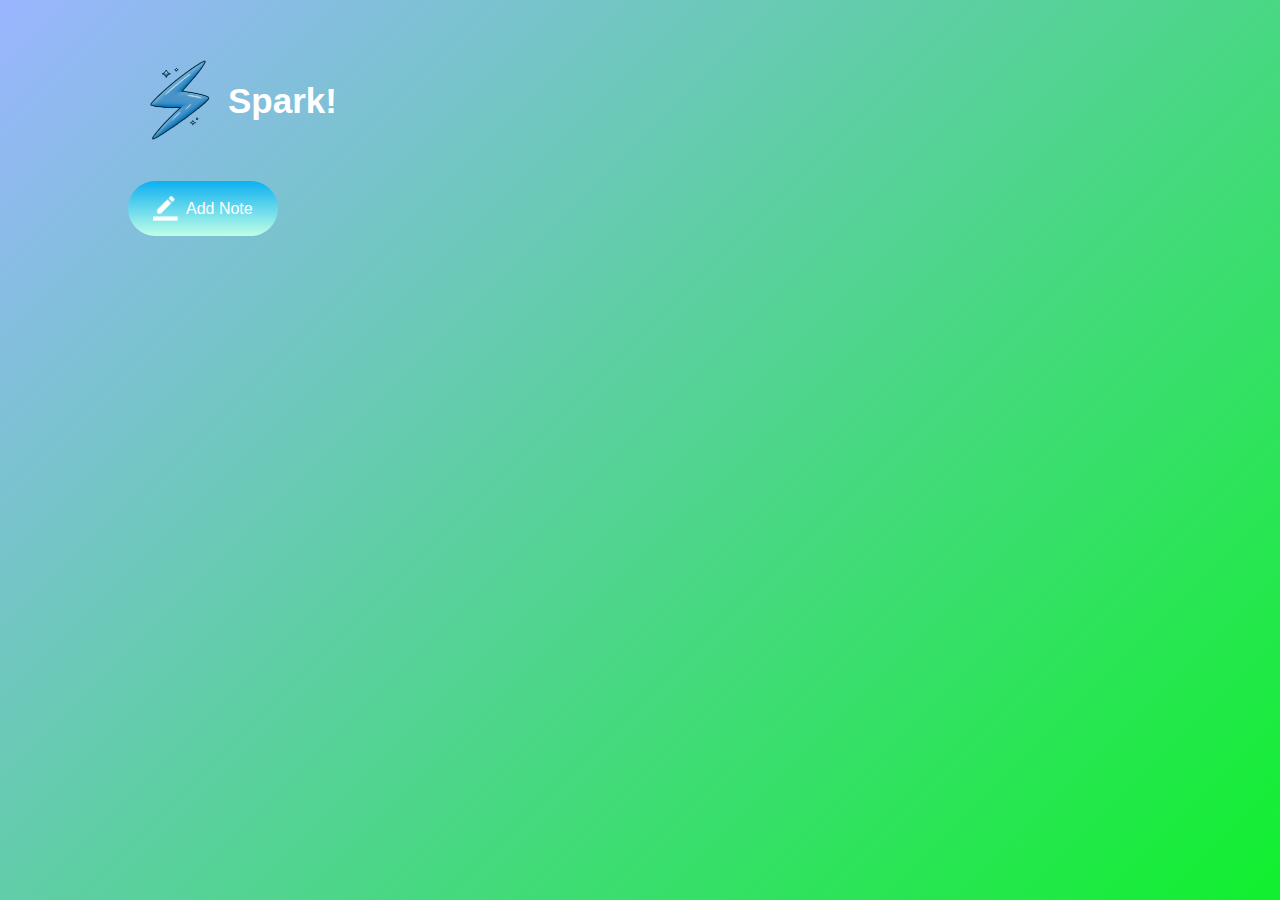
<file: index.html>
<!DOCTYPE html>
<html>
    <head>
        <meta charset="UTF-8">
        <meta name = "viewport" content ="width=device-width, initial-scale = 1.0">
        <title> Spark! Notes </title>
        <link rel = "stylesheet" href = "style.css">
        <link rel="icon" href= "images/notes.png" type="image/x-icon">
    </head>
<body>
<div class="container">
    <h1><img src = "images/notes.png" height = "100" width = "100">Spark!</h1>
    <button class = "btn"><img src = "images/edit.png">Add Note</button>
    <div class = "notes-container">
    </div>
</div>
<script src = "script.js"> </script>
</body>
</html>
</file>
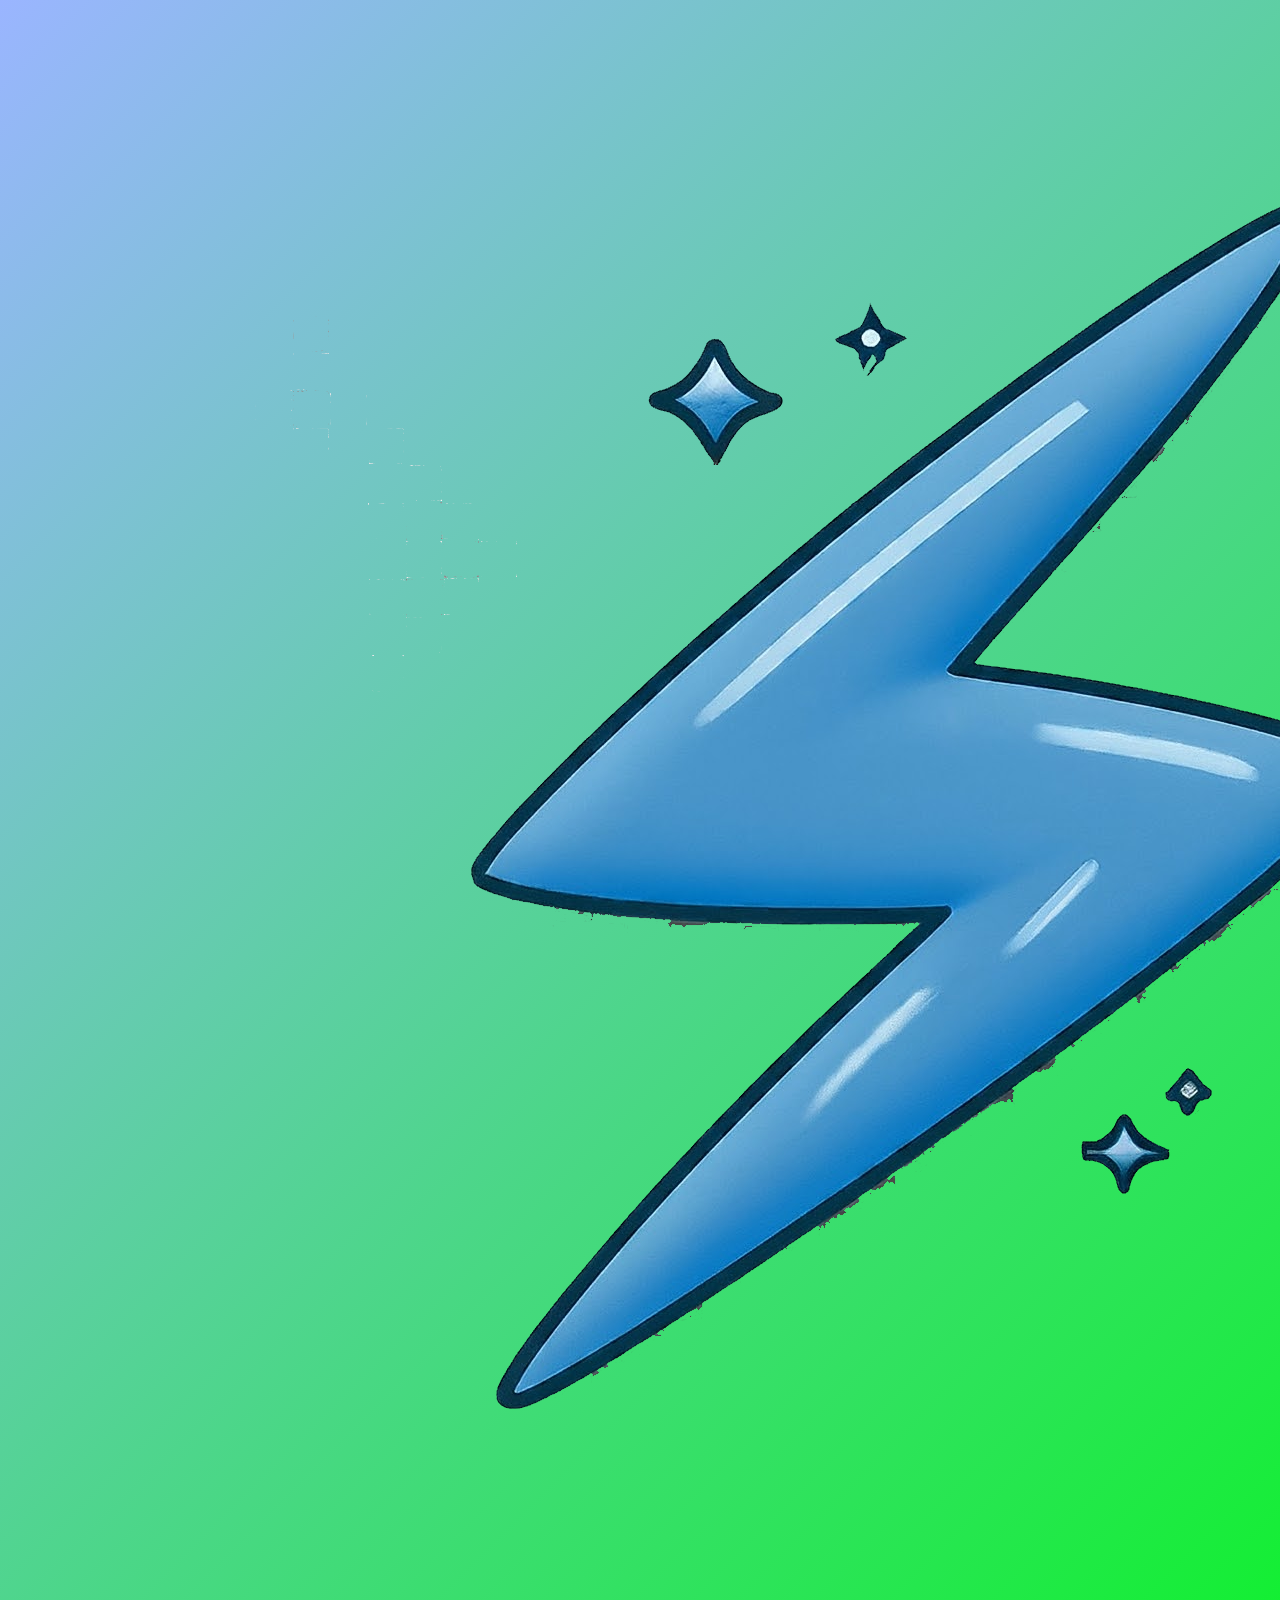
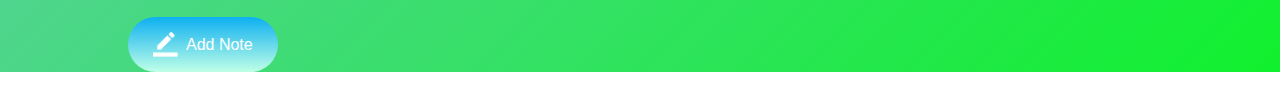
<file: main.html>
<!DOCTYPE html>
<html>
    <head>
        <meta charset="UTF-8">
        <meta name = "viewport" content ="width=device-width, initial-scale = 1.0">
        <title> Spark Notes </title>
        <link rel = "stylesheet" href = "style.css">
    </head>
<body>
<div class="container">
    <h1><img src = "images/notes.png">Notes</h1>
    <button class = "btn"><img src = "images/edit.png">Add Note</button>
    <div class = "notes-container">
        <!-- <p contenteditable="true" class="input-box">
            <img src = "images/delete.png" alt="">
        </p> -->
    </div>
</div>
<script src = "script.js"> </script>
</body>
</html>
</file>
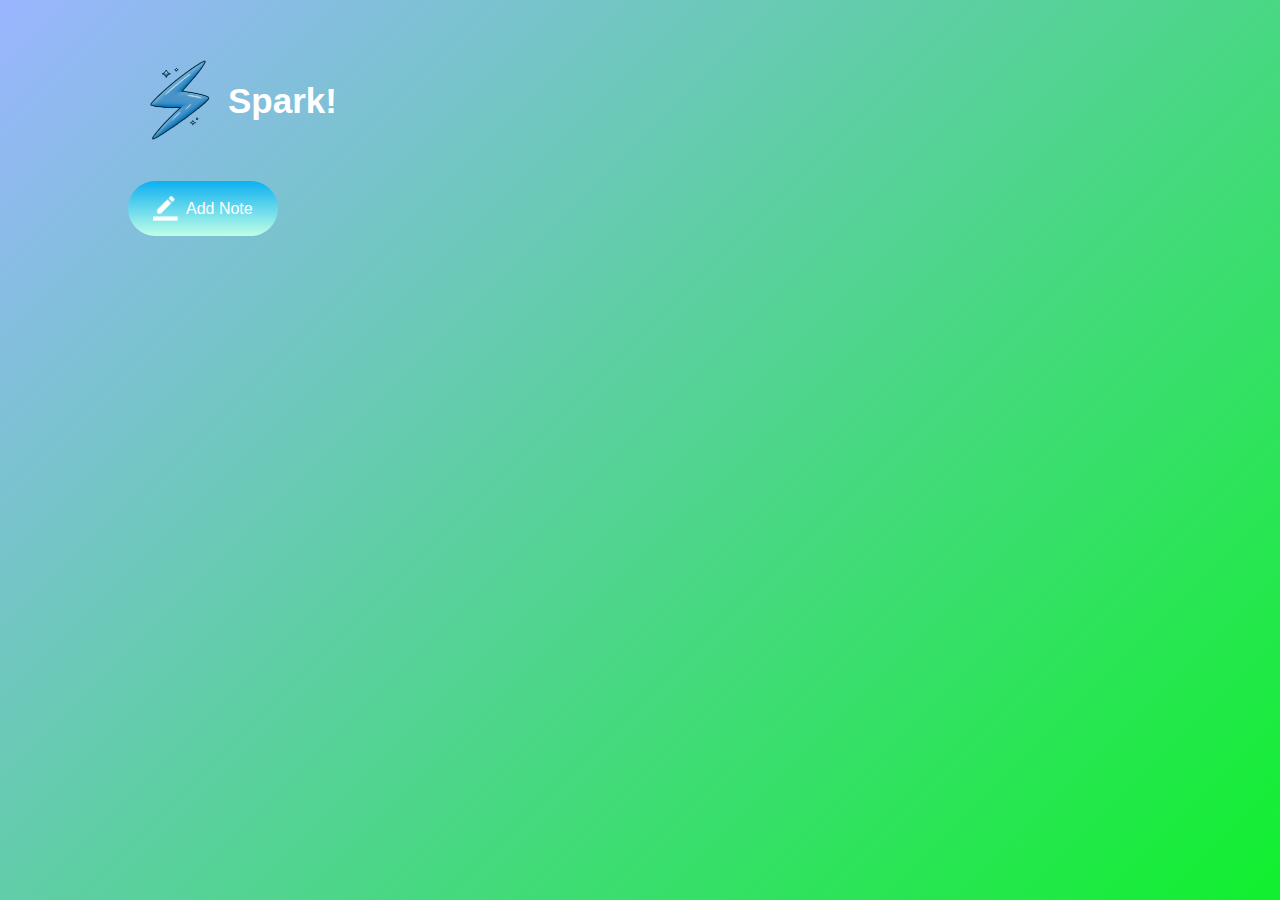
<file: notes.html>
<!DOCTYPE html>
<html>
    <head>
        <meta charset="UTF-8">
        <meta name = "viewport" content ="width=device-width, initial-scale = 1.0">
        <title> Spark! Notes </title>
        <link rel = "stylesheet" href = "style.css">
        <link rel="icon" href= "images/notes.png" type="image/x-icon">
    </head>
<body>
<div class="container">
    <h1><img src = "images/notes.png" height = "100" width = "100">Spark!</h1>
    <button class = "btn"><img src = "images/edit.png">Add Note</button>
    <div class = "notes-container">
    </div>
</div>
<script src = "script.js"> </script>
</body>
</html>
</file>
<file: style.css>
*{
    margin: 0;
    padding: 0;
    font-family: 'Poppins', sans-serif;
    box-sizing: border-box;
}
.container {
    width: 100%;
    min-height: 100vh;
    background: linear-gradient(135deg, #9ab5ff, rgb(16, 240, 46));
    color: #fff;
    padding-top: 4%;
    padding-left: 10%;

}
.container h1{
    display: flex;
    align-items: center;
    font-size: 35px;
    font-weight: 600;
    font-family: 'Segoe UI', Tahoma, Geneva, Verdana, sans-serif
}
.container h1 img{
    width: 60;
}
.container button img{
    width: 25px;
    margin-right: 8px;

}
.container button {
    display: flex;
    align-items: center;
    background: linear-gradient(#0cb0f1, #c0ffe7);
    color: #fff;
    font-size: 16px;
    outline: 0;
    border: 0;
    border-radius: 40px;
    padding: 15px 25px;
    margin: 30px 0 20px;
    cursor: pointer;
}
.input-box {
    position: relative;
    width: 100%;
    max-width: 500px;
    min-height: 150px;
    background: #fff;
    color: #333;
    padding: 20px;
    margin: 20px 0;
    outline: none;
    border-radius: 5px;
}
.input-box img {
    width: 25px;
    position: absolute;
    bottom: 15px;
    right: 15px;
    cursor: pointer;
    user-select: none; /* makes sure user cant edit the delete icon */
    -moz-user-select: none; 
    -webkit-user-select: none;
}
</file>
